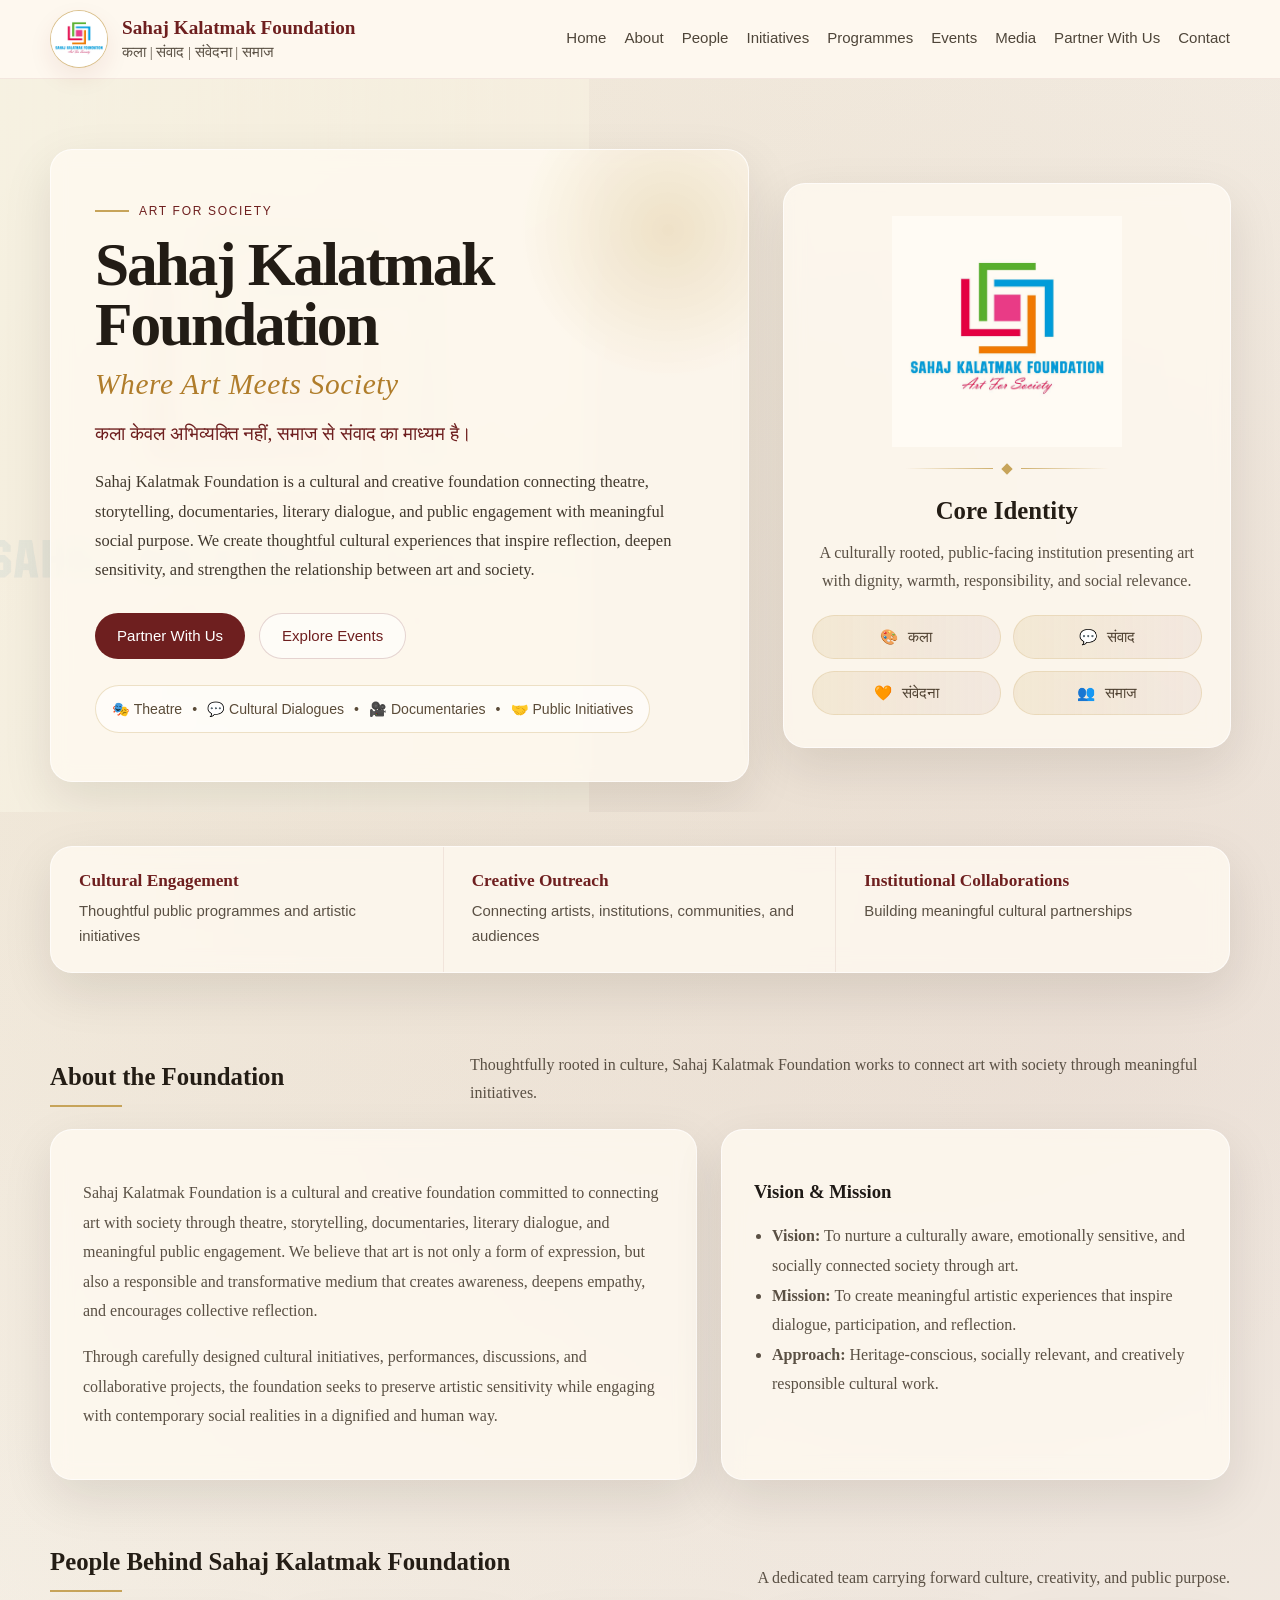
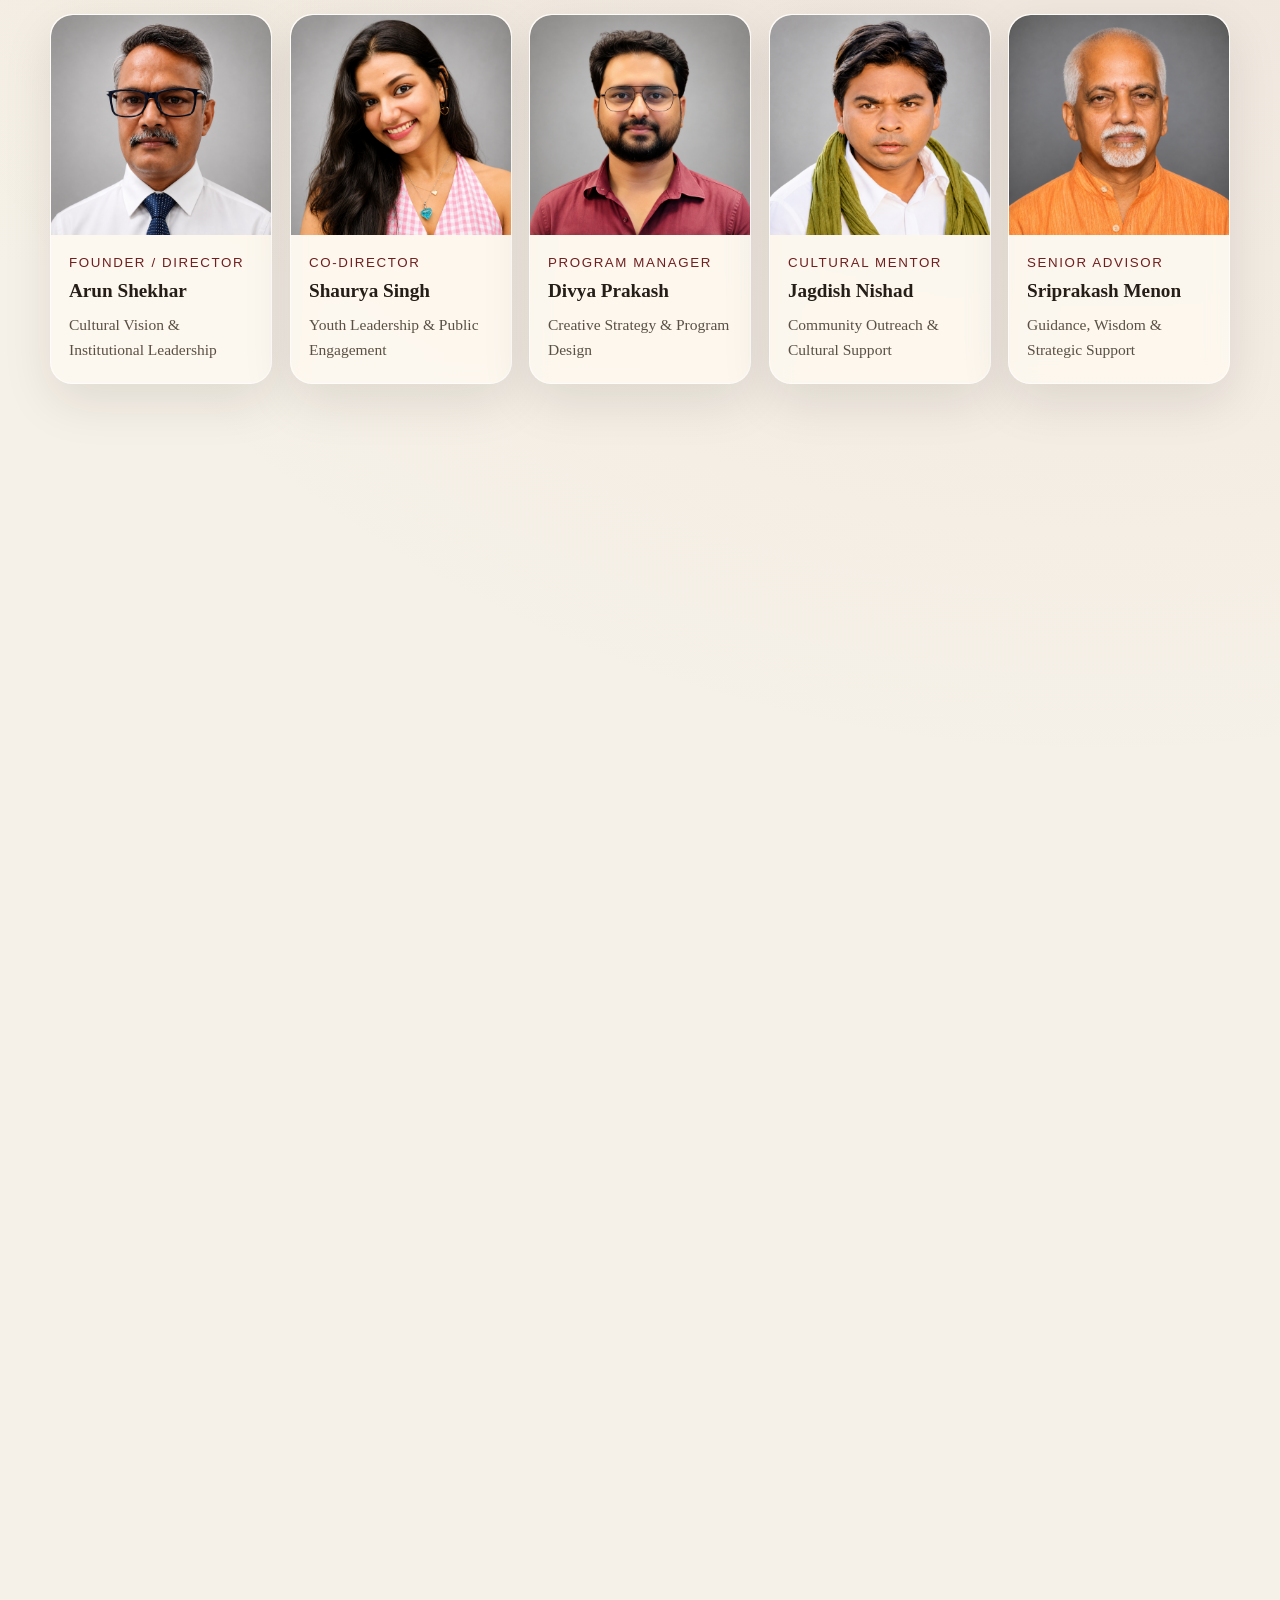
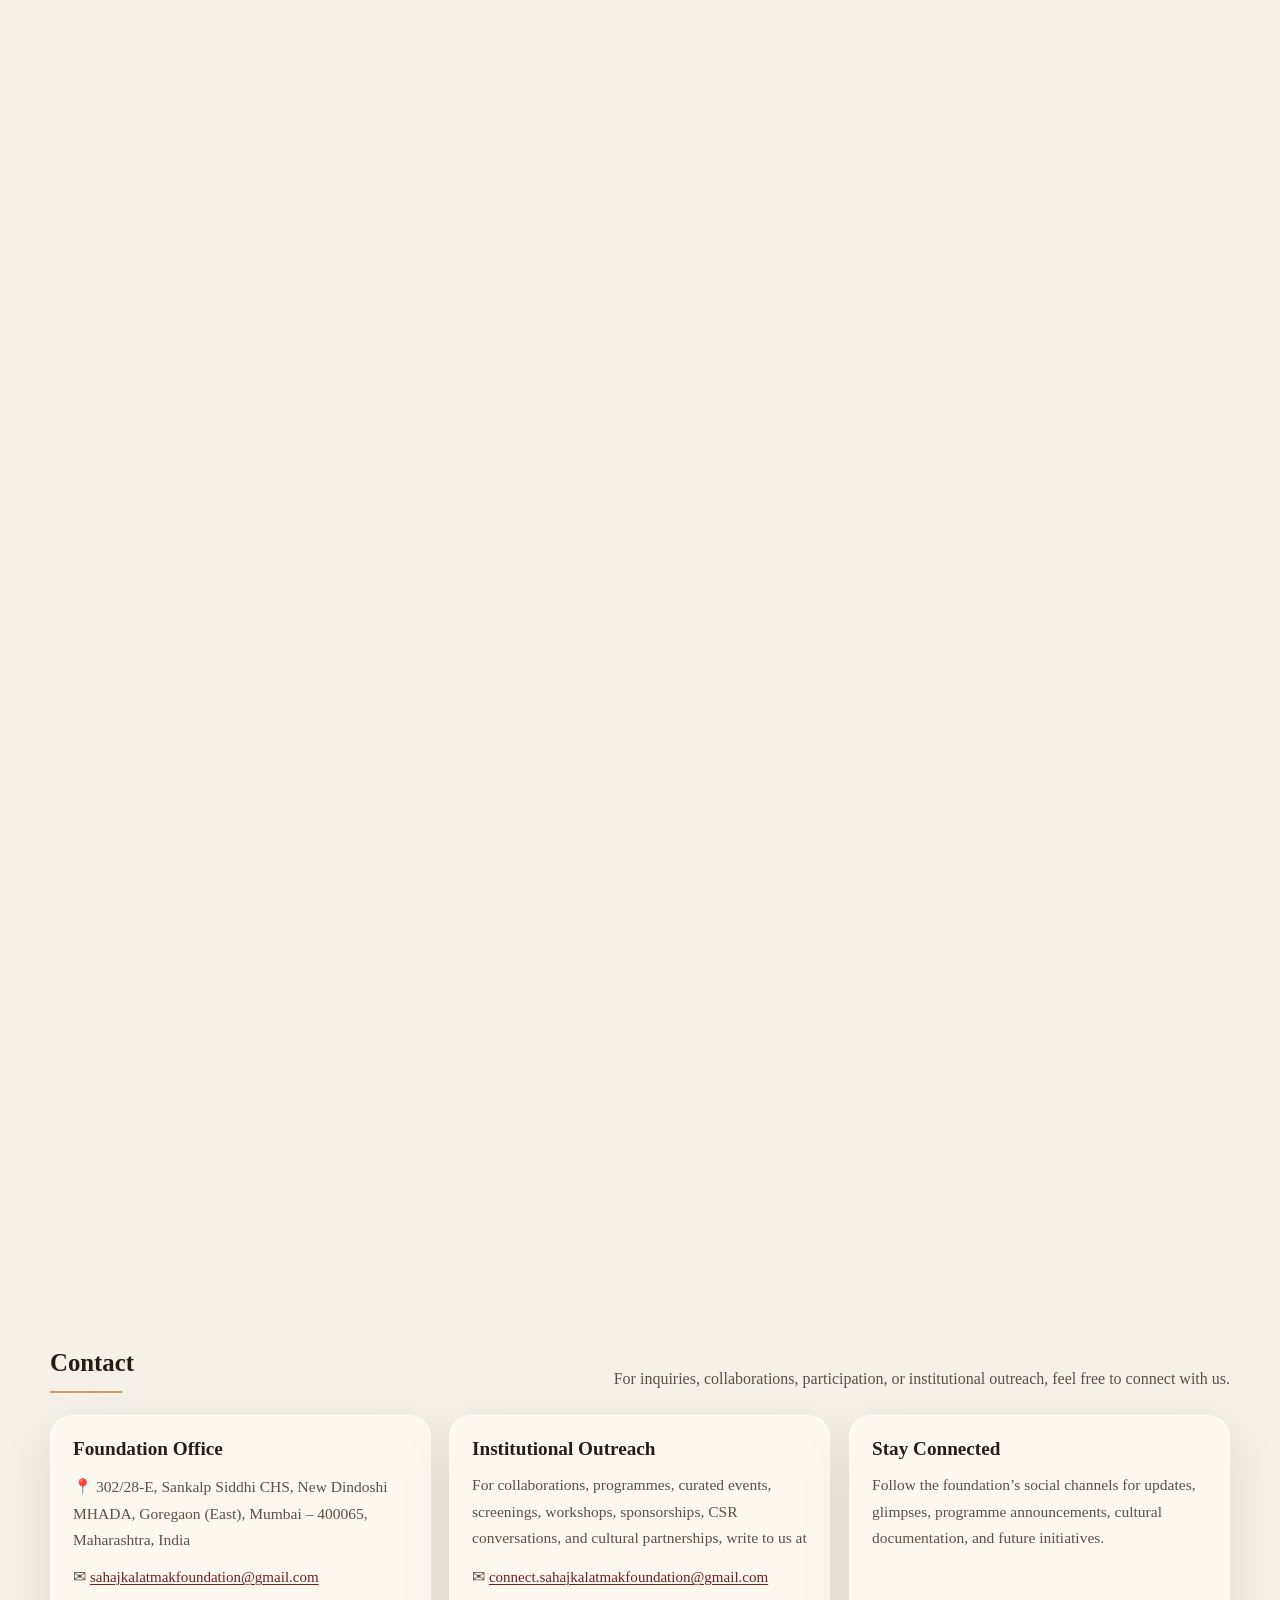
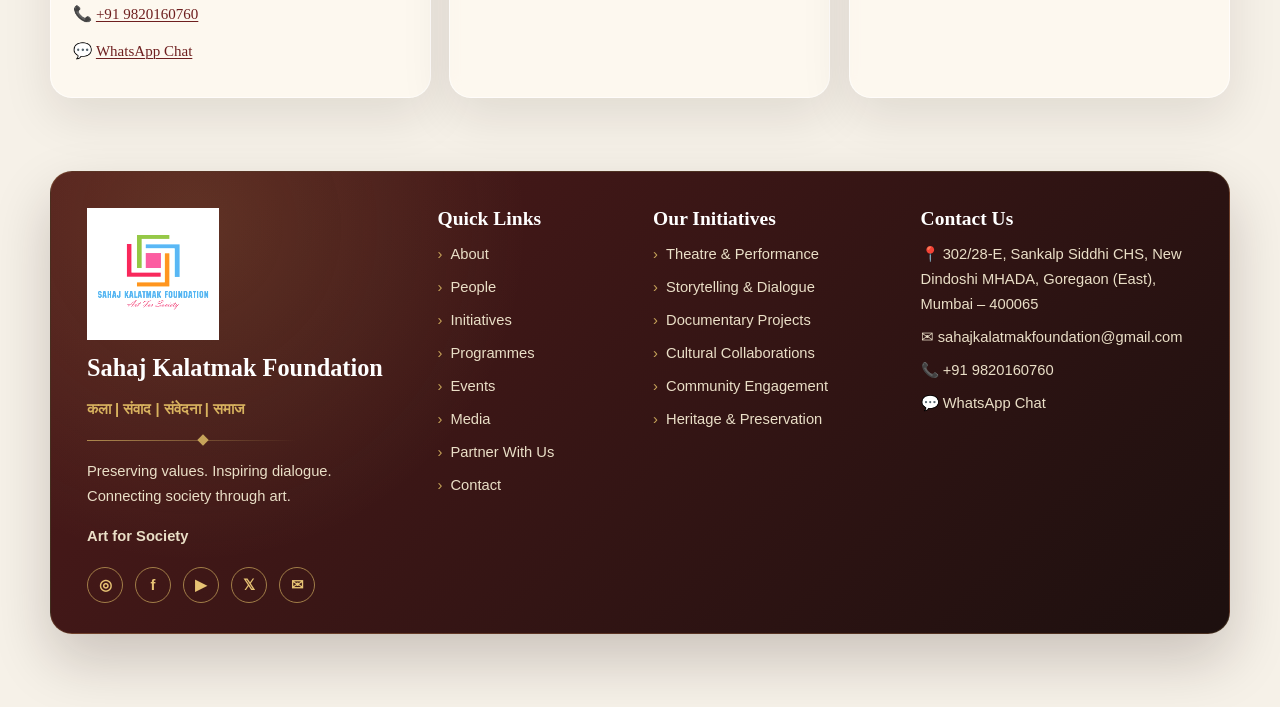
<file: index.html>
<!DOCTYPE html>
<html lang="en">
<head>
  <meta charset="UTF-8" />
  <meta name="viewport" content="width=device-width, initial-scale=1.0" />

  <title>Sahaj Kalatmak Foundation | Art for Society</title>
  <meta
    name="description"
    content="Sahaj Kalatmak Foundation is a cultural and creative foundation connecting art with society through theatre, storytelling, documentaries, dialogue, and meaningful public engagement."
  />

  <link rel="icon" type="image/png" href="assets/images/common/favicon.png" />
  <link rel="stylesheet" href="assets/css/variables.css" />
  <link rel="stylesheet" href="assets/css/style.css" />
  <link rel="stylesheet" href="assets/css/responsive.css" />
</head>

<body>
  <header class="site-header">
    <div class="wrap nav">
      <a href="index.html" class="brand" aria-label="Sahaj Kalatmak Foundation Home">
        <div class="brand__logo">
          <img src="assets/images/logo/sahaj-logo.jpg" alt="Sahaj Kalatmak Foundation logo" />
        </div>
        <div class="brand__text">
          <h1>Sahaj Kalatmak Foundation</h1>
          <p>कला | संवाद | संवेदना | समाज</p>
        </div>
      </a>

      <button class="nav-toggle" type="button" aria-label="Open navigation menu" aria-expanded="false">
        <span></span>
        <span></span>
        <span></span>
      </button>

      <nav class="nav__menu" aria-label="Primary navigation">
        <a href="#home">Home</a>
        <a href="#about">About</a>
        <a href="#people">People</a>
        <a href="#initiatives">Initiatives</a>
        <a href="#signature-programmes">Programmes</a>
        <a href="#events">Events</a>
        <a href="#media">Media</a>
        <a href="#collaborate">Partner With Us</a>
        <a href="#contact">Contact</a>
      </nav>
    </div>
  </header>

  <main>
    <section class="hero" id="home">
      <div class="wrap hero__grid">
        <div class="card hero__content">
          <div class="eyebrow">Art for Society</div>
          <h2>Sahaj Kalatmak Foundation</h2>
          <p class="hero-kicker">Where Art Meets Society</p>
          <p class="hero__subtitle">कला केवल अभिव्यक्ति नहीं, समाज से संवाद का माध्यम है।</p>

          <p class="hero__intro">
            Sahaj Kalatmak Foundation is a cultural and creative foundation connecting theatre,
            storytelling, documentaries, literary dialogue, and public engagement with meaningful
            social purpose. We create thoughtful cultural experiences that inspire reflection,
            deepen sensitivity, and strengthen the relationship between art and society.
          </p>

          <div class="button-row">
            <a class="btn btn--primary" href="#collaborate">Partner With Us</a>
            <a class="btn btn--secondary" href="#events">Explore Events</a>
          </div>

          <div class="trust-bar">
            <span>🎭 Theatre</span>
            <span>•</span>
            <span>💬 Cultural Dialogues</span>
            <span>•</span>
            <span>🎥 Documentaries</span>
            <span>•</span>
            <span>🤝 Public Initiatives</span>
          </div>
        </div>

        <aside class="card panel identity-panel">
          <div class="identity-logo">
            <img src="assets/images/logo/sahaj-logo.jpg" alt="Sahaj Kalatmak Foundation logo" />
          </div>

          <div class="ornament-line"><span></span></div>

          <h3>Core Identity</h3>
          <p>
            A culturally rooted, public-facing institution presenting art with dignity,
            warmth, responsibility, and social relevance.
          </p>

          <div class="value-list value-list--chips">
            <div class="value-pill"><span>🎨</span> कला</div>
            <div class="value-pill"><span>💬</span> संवाद</div>
            <div class="value-pill"><span>🧡</span> संवेदना</div>
            <div class="value-pill"><span>👥</span> समाज</div>
          </div>
        </aside>
      </div>
    </section>

    <section class="section impact-section">
      <div class="wrap">
        <div class="impact-strip card">
          <div>
            <strong>Cultural Engagement</strong>
            <span>Thoughtful public programmes and artistic initiatives</span>
          </div>
          <div>
            <strong>Creative Outreach</strong>
            <span>Connecting artists, institutions, communities, and audiences</span>
          </div>
          <div>
            <strong>Institutional Collaborations</strong>
            <span>Building meaningful cultural partnerships</span>
          </div>
        </div>
      </div>
    </section>

    <section class="section" id="about">
      <div class="wrap">
        <div class="section__head">
          <div>
            <h3>About the Foundation</h3>
            <div class="divider"></div>
          </div>
          <p>
            Thoughtfully rooted in culture, Sahaj Kalatmak Foundation works to connect art with society through meaningful initiatives.
          </p>
        </div>

        <div class="grid-2">
          <div class="card about-card">
            <p>
              Sahaj Kalatmak Foundation is a cultural and creative foundation committed to connecting art
              with society through theatre, storytelling, documentaries, literary dialogue, and meaningful public engagement.
              We believe that art is not only a form of expression, but also a responsible and transformative medium
              that creates awareness, deepens empathy, and encourages collective reflection.
            </p>

            <p>
              Through carefully designed cultural initiatives, performances, discussions, and collaborative projects,
              the foundation seeks to preserve artistic sensitivity while engaging with contemporary social realities
              in a dignified and human way.
            </p>
          </div>

          <div class="card side-card">
            <h3>Vision &amp; Mission</h3>
            <ul>
              <li><strong>Vision:</strong> To nurture a culturally aware, emotionally sensitive, and socially connected society through art.</li>
              <li><strong>Mission:</strong> To create meaningful artistic experiences that inspire dialogue, participation, and reflection.</li>
              <li><strong>Approach:</strong> Heritage-conscious, socially relevant, and creatively responsible cultural work.</li>
            </ul>
          </div>
        </div>
      </div>
    </section>

    <section class="section" id="people">
      <div class="wrap">
        <div class="section__head">
          <div>
            <h3>People Behind Sahaj Kalatmak Foundation</h3>
            <div class="divider"></div>
          </div>
          <p>A dedicated team carrying forward culture, creativity, and public purpose.</p>
        </div>

        <div class="people-row">
          <a href="people.html#arun-shekhar" class="card content-card" aria-label="Read about Arun Shekhar">
            <div class="content-card__thumb" style="background-image:url('assets/images/people/peopleImage1.png');"></div>
            <div class="content-card__body">
              <small>Founder / Director</small>
              <h4>Arun Shekhar</h4>
              <p>Cultural Vision &amp; Institutional Leadership</p>
            </div>
          </a>

          <a href="people.html#shaurya-singh" class="card content-card" aria-label="Read about Shaurya Singh">
            <div class="content-card__thumb" style="background-image:url('assets/images/people/peopleImage2.png');"></div>
            <div class="content-card__body">
              <small>Co-Director</small>
              <h4>Shaurya Singh</h4>
              <p>Youth Leadership &amp; Public Engagement</p>
            </div>
          </a>

          <a href="people.html#divya-prakash" class="card content-card" aria-label="Read about Divya Prakash">
            <div class="content-card__thumb" style="background-image:url('assets/images/people/peopleImage3.png');"></div>
            <div class="content-card__body">
              <small>Program Manager</small>
              <h4>Divya Prakash</h4>
              <p>Creative Strategy &amp; Program Design</p>
            </div>
          </a>

          <a href="people.html#jagdish-nishad" class="card content-card" aria-label="Read about Jagdish Nishad">
            <div class="content-card__thumb" style="background-image:url('assets/images/people/peopleImage4.png');"></div>
            <div class="content-card__body">
              <small>Cultural Mentor</small>
              <h4>Jagdish Nishad</h4>
              <p>Community Outreach &amp; Cultural Support</p>
            </div>
          </a>

          <a href="people.html#sriprakash-menon" class="card content-card" aria-label="Read about Sriprakash Menon">
            <div class="content-card__thumb" style="background-image:url('assets/images/people/peopleImage5.png');"></div>
            <div class="content-card__body">
              <small>Senior Advisor</small>
              <h4>Sriprakash Menon</h4>
              <p>Guidance, Wisdom &amp; Strategic Support</p>
            </div>
          </a>
        </div>
      </div>
    </section>

    <section class="section" id="initiatives">
      <div class="wrap">
        <div class="section__head">
          <div>
            <h3>Initiatives</h3>
            <div class="divider"></div>
          </div>
          <p>
            Our initiatives bring together art, dialogue, performance, and cultural engagement through thoughtfully designed programmes.
          </p>
        </div>

        <div class="grid-4">
          <article class="card feature-card">
            <div class="feature-card__icon">🎭</div>
            <h4>Theatre &amp; Performance</h4>
            <p>Stage presentations, dramatic interpretations, and performance-led cultural experiences rooted in artistic depth and public engagement.</p>
          </article>

          <article class="card feature-card">
            <div class="feature-card__icon">📚</div>
            <h4>Storytelling &amp; Literary Dialogue</h4>
            <p>Dialogues, readings, conversations, and literary gatherings that connect audiences with thought, language, and emotional resonance.</p>
          </article>

          <article class="card feature-card">
            <div class="feature-card__icon">🎬</div>
            <h4>Documentary Projects</h4>
            <p>Research-based visual storytelling that preserves heritage, documents voices, and brings socially meaningful narratives into public view.</p>
          </article>

          <article class="card feature-card">
            <div class="feature-card__icon">🤝</div>
            <h4>Cultural Collaborations</h4>
            <p>Partnerships with artists, institutions, communities, and educational bodies to build shared creative platforms and socially relevant programming.</p>
          </article>
        </div>
      </div>
    </section>

    <section class="section" id="signature-programmes">
      <div class="wrap">
        <div class="section__head">
          <div>
            <h3>Signature Programmes</h3>
            <div class="divider"></div>
          </div>
          <p>
            Programmes that reflect our commitment to culture, heritage, public dialogue, and meaningful artistic expression.
          </p>
        </div>

        <div class="grid-4">
          <article class="card feature-card">
            <div class="feature-card__icon">🏵️</div>
            <h4>सहज प्रेरणा सम्मान</h4>
            <p>An honour dedicated to recognising inspiring individuals whose work reflects social contribution, courage, and cultural values.</p>
          </article>

          <article class="card feature-card">
            <div class="feature-card__icon">🎭</div>
            <h4>Theatre Productions</h4>
            <p>Stage-based cultural presentations that bring historical, literary, and social narratives closer to audiences.</p>
          </article>

          <article class="card feature-card">
            <div class="feature-card__icon">🪔</div>
            <h4>Cultural Dialogues</h4>
            <p>Thoughtful conversations with artists, scholars, and public voices around culture, society, and contemporary relevance.</p>
          </article>

          <article class="card feature-card">
            <div class="feature-card__icon">🎥</div>
            <h4>Documentary Initiatives</h4>
            <p>Research-led visual projects that document heritage, people, traditions, and stories of social significance.</p>
          </article>
        </div>
      </div>
    </section>

    <section class="section" id="events">
      <div class="wrap">
        <div class="section__head">
          <div>
            <h3>Events</h3>
            <div class="divider"></div>
          </div>
          <p>
            Discover upcoming programmes, performances, public conversations, and meaningful cultural gatherings.
          </p>
        </div>

        <div class="grid-3">
          <article class="card content-card">
            <div class="content-card__thumb" style="background-image:url('assets/images/events/event-01.jpg');"></div>
            <div class="content-card__body">
              <small>Cultural Dialogue</small>
              <h4>Curated Conversations</h4>
              <p>Thoughtful programmes that bring artists, scholars, and audiences together around ideas, performance, and cultural reflection.</p>
            </div>
          </article>

          <article class="card content-card">
            <div class="content-card__thumb" style="background-image:url('assets/images/events/event-02.jpg');"></div>
            <div class="content-card__body">
              <small>Theatre Experience</small>
              <h4>Performance-led Evenings</h4>
              <p>Live presentations designed not merely as shows, but as immersive artistic experiences carrying meaning and emotional texture.</p>
            </div>
          </article>

          <article class="card content-card">
            <div class="content-card__thumb" style="background-image:url('assets/images/events/event-03.jpg');"></div>
            <div class="content-card__body">
              <small>Community Engagement</small>
              <h4>Creative Public Initiatives</h4>
              <p>Outreach-driven cultural formats that strengthen social participation and make the arts more accessible, relevant, and inclusive.</p>
            </div>
          </article>
        </div>
      </div>
    </section>

    <section class="section" id="media">
      <div class="wrap">
        <div class="section__head">
          <div>
            <h3>Media &amp; Documentation</h3>
            <div class="divider"></div>
          </div>
          <p>
            Explore media coverage, visual highlights, event documentation, and moments from our cultural journey.
          </p>
        </div>

        <div class="grid-3">
          <article class="card content-card">
            <div class="content-card__thumb" style="background-image:url('assets/images/media/media-01.jpg');"></div>
            <div class="content-card__body">
              <small>Photo Archive</small>
              <h4>Visual Glimpses</h4>
              <p>Selected photographs that document the atmosphere, seriousness, and aesthetic identity of the foundation’s work.</p>
            </div>
          </article>

          <article class="card content-card">
            <div class="content-card__thumb" style="background-image:url('assets/images/media/media-02.jpg');"></div>
            <div class="content-card__body">
              <small>Coverage</small>
              <h4>Press &amp; Mentions</h4>
              <p>Media references, announcements, cultural notes, and published documentation that strengthen public trust.</p>
            </div>
          </article>

          <article class="card content-card">
            <div class="content-card__thumb" style="background-image:url('assets/images/media/media-03.jpg');"></div>
            <div class="content-card__body">
              <small>Screen Work</small>
              <h4>Documentary Presence</h4>
              <p>Shorts, documentary material, and visual narratives that reflect the foundation’s research-based and culturally thoughtful work.</p>
            </div>
          </article>
        </div>

        <div class="quote-band">
          <p>“Where art is treated with dignity, society receives not just performance, but reflection.”</p>
        </div>
      </div>
    </section>

    <section class="section" id="collaborate">
      <div class="wrap">
        <div class="section__head">
          <div>
            <h3>Partner With Us</h3>
            <div class="divider"></div>
          </div>
          <p>
            Meaningful cultural work grows through collaboration with institutions, artists, educators, communities, sponsors, and thoughtful partners.
          </p>
        </div>

        <article class="card content-card">
          <div class="content-card__body">
            <h4>Let us build meaningful cultural work together</h4>

            <p>
              Sahaj Kalatmak Foundation collaborates with schools, colleges, artists, researchers,
              cultural institutions, social organisations, public bodies, and CSR partners interested in using art
              as a medium of dialogue, heritage preservation, and community connection.
            </p>

            <p>
              Partnerships may include curated events, theatrical initiatives, documentary projects, literary programmes,
              workshops, heritage-based projects, public conversations, cultural outreach, and socially engaged creative formats.
            </p>

            <div class="button-row">
              <a class="btn btn--primary" href="#contact">Start a Conversation</a>
              <a class="btn btn--secondary" href="#media">View Institutional Presence</a>
            </div>
          </div>
        </article>
      </div>
    </section>

    <section class="section" id="contact">
      <div class="wrap">
        <div class="section__head">
          <div>
            <h3>Contact</h3>
            <div class="divider"></div>
          </div>

          <p>
            For inquiries, collaborations, participation, or institutional outreach, feel free to connect with us.
          </p>
        </div>

        <div class="grid-3">
          <article class="card content-card">
            <div class="content-card__body">
              <h4>Foundation Office</h4>

              <ul class="contact-list">
                <li>📍 302/28-E, Sankalp Siddhi CHS, New Dindoshi MHADA, Goregaon (East), Mumbai – 400065, Maharashtra, India</li>
                <li>
                  ✉
                  <a href="mailto:sahajkalatmakfoundation@gmail.com" class="email-link">
                    sahajkalatmakfoundation@gmail.com
                  </a>
                </li>
                <li>
                  📞
                  <a href="tel:+919820160760" class="contact-link">
                    +91 9820160760
                  </a>
                </li>
                <li>
                  💬
                  <a href="https://wa.me/919820160760" target="_blank" rel="noopener noreferrer" class="contact-link">
                    WhatsApp Chat
                  </a>
                </li>
              </ul>
            </div>
          </article>

          <article class="card content-card">
            <div class="content-card__body">
              <h4>Institutional Outreach</h4>

              <p>
                For collaborations, programmes, curated events, screenings, workshops,
                sponsorships, CSR conversations, and cultural partnerships, write to us at
              </p>

              <p>
                ✉
                <a href="mailto:connect.sahajkalatmakfoundation@gmail.com" class="email-link">
                  connect.sahajkalatmakfoundation@gmail.com
                </a>
              </p>
            </div>
          </article>

          <article class="card content-card">
            <div class="content-card__body">
              <h4>Stay Connected</h4>

              <p>
                Follow the foundation’s social channels for updates, glimpses,
                programme announcements, cultural documentation, and future initiatives.
              </p>
            </div>
          </article>
        </div>
      </div>
    </section>
  </main>

  <footer class="footer">
    <div class="wrap">
      <div class="footer__grid card">
        <div class="footer-brand-block">
          <div class="footer-logo-row">
            <img src="assets/images/logo/sahaj-logo.jpg" alt="Sahaj Kalatmak Foundation logo" />
          </div>
          <h4>Sahaj Kalatmak Foundation</h4>
          <p class="footer-tagline">कला | संवाद | संवेदना | समाज</p>
          <div class="footer-ornament"></div>
          <p>Preserving values. Inspiring dialogue. Connecting society through art.</p>
          <p><strong>Art for Society</strong></p>

          <div class="footer-social-icons" aria-label="Social links">
            <a href="https://www.instagram.com/sahajkalatmakfoundation" target="_blank" rel="noopener noreferrer" aria-label="Instagram">◎</a>
            <a href="https://www.facebook.com/sahajkalatmakfoundation" target="_blank" rel="noopener noreferrer" aria-label="Facebook">f</a>
            <a href="https://youtube.com/@sahajkalatmakfoundation" target="_blank" rel="noopener noreferrer" aria-label="YouTube">▶</a>
            <a href="https://x.com/SahajKalatmak" target="_blank" rel="noopener noreferrer" aria-label="Twitter X">𝕏</a>
            <a href="mailto:connect.sahajkalatmakfoundation@gmail.com" aria-label="Email">✉</a>
          </div>
        </div>

        <div>
          <h4>Quick Links</h4>
          <ul class="footer__list">
            <li><a href="#about">About</a></li>
            <li><a href="#people">People</a></li>
            <li><a href="#initiatives">Initiatives</a></li>
            <li><a href="#signature-programmes">Programmes</a></li>
            <li><a href="#events">Events</a></li>
            <li><a href="#media">Media</a></li>
            <li><a href="#collaborate">Partner With Us</a></li>
            <li><a href="#contact">Contact</a></li>
          </ul>
        </div>

        <div>
          <h4>Our Initiatives</h4>
          <ul class="footer__list">
            <li>Theatre &amp; Performance</li>
            <li>Storytelling &amp; Dialogue</li>
            <li>Documentary Projects</li>
            <li>Cultural Collaborations</li>
            <li>Community Engagement</li>
            <li>Heritage &amp; Preservation</li>
          </ul>
        </div>

        <div>
          <h4>Contact Us</h4>
          <ul class="footer__list footer-contact-list">
            <li>📍 302/28-E, Sankalp Siddhi CHS, New Dindoshi MHADA, Goregaon (East), Mumbai – 400065</li>
            <li><a href="mailto:sahajkalatmakfoundation@gmail.com">✉ sahajkalatmakfoundation@gmail.com</a></li>
            <li><a href="tel:+919820160760">📞 +91 9820160760</a></li>
            <li><a href="https://wa.me/919820160760" target="_blank" rel="noopener noreferrer">💬 WhatsApp Chat</a></li>
          </ul>
        </div>
      </div>

      <div class="footer-bottom">
        <div class="copyright">
          © <span data-year></span> Sahaj Kalatmak Foundation. All rights reserved.
        </div>
        <div class="developer-credit">
          Designed &amp; Developed by
          <a href="https://instagram.com/cinematikink" target="_blank" class="dev-name" rel="noopener noreferrer">CinematikInk</a>
        </div>
      </div>
    </div>
  </footer>

  <script src="assets/js/main.js"></script>
</body>
</html>
</file>
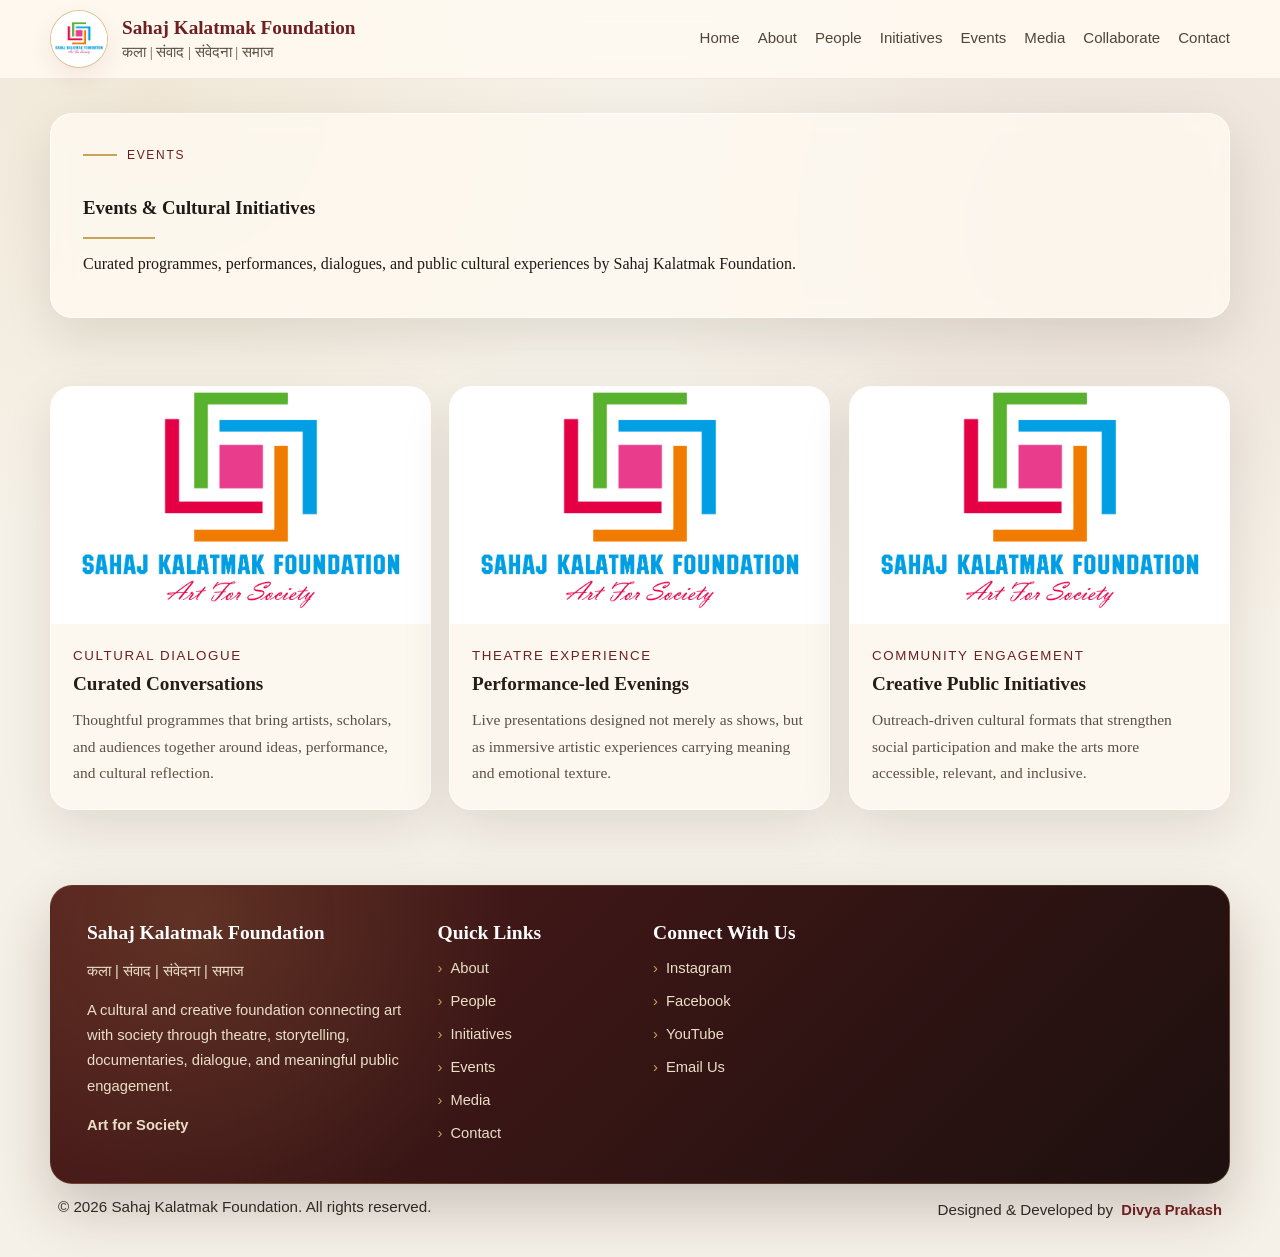
<file: events.html>
<!DOCTYPE html>
<html lang="en">
<head>
  <meta charset="UTF-8" />
  <meta name="viewport" content="width=device-width, initial-scale=1.0" />
  <title>Events | Sahaj Kalatmak Foundation</title>
  <meta name="description" content="Explore events and cultural initiatives by Sahaj Kalatmak Foundation." />
  <link rel="icon" type="image/png" href="assets/images/common/favicon.png" />
  <link rel="stylesheet" href="assets/css/variables.css" />
  <link rel="stylesheet" href="assets/css/style.css" />
  <link rel="stylesheet" href="assets/css/responsive.css" />
</head>
<body>
  <header class="site-header">
    <div class="wrap nav">
      <a href="index.html" class="brand" aria-label="Sahaj Kalatmak Foundation Home">
        <div class="brand__logo">
          <img src="assets/images/logo/sahaj-logo.jpg" alt="Sahaj Kalatmak Foundation logo" />
        </div>
        <div class="brand__text">
          <h1>Sahaj Kalatmak Foundation</h1>
          <p>कला | संवाद | संवेदना | समाज</p>
        </div>
      </a>

      <nav class="nav__menu" aria-label="Primary navigation">
        <a href="index.html#home">Home</a>
        <a href="index.html#about">About</a>
        <a href="people.html">People</a>
        <a href="index.html#initiatives">Initiatives</a>
        <a href="events.html">Events</a>
        <a href="media.html">Media</a>
        <a href="index.html#collaborate">Collaborate</a>
        <a href="index.html#contact">Contact</a>
      </nav>
    </div>
  </header>
  <main>
    <section class="section page-hero">
      <div class="wrap">
        <div class="card page-intro-card">
          <div class="eyebrow">Events</div>
          <h3>Events & Cultural Initiatives</h3>
          <div class="divider"></div>
          <p>Curated programmes, performances, dialogues, and public cultural experiences by Sahaj Kalatmak Foundation.</p>
        </div>
      </div>
    </section>

    <section class="section">
      <div class="wrap">
        <div class="grid-3">
          <article class="card content-card">
            <div class="content-card__thumb" style="background-image:url('assets/images/events/event-01.jpg');"></div>
            <div class="content-card__body">
              <small>Cultural Dialogue</small>
              <h4>Curated Conversations</h4>
              <p>Thoughtful programmes that bring artists, scholars, and audiences together around ideas, performance, and cultural reflection.</p>
            </div>
          </article>

          <article class="card content-card">
            <div class="content-card__thumb" style="background-image:url('assets/images/events/event-02.jpg');"></div>
            <div class="content-card__body">
              <small>Theatre Experience</small>
              <h4>Performance-led Evenings</h4>
              <p>Live presentations designed not merely as shows, but as immersive artistic experiences carrying meaning and emotional texture.</p>
            </div>
          </article>

          <article class="card content-card">
            <div class="content-card__thumb" style="background-image:url('assets/images/events/event-03.jpg');"></div>
            <div class="content-card__body">
              <small>Community Engagement</small>
              <h4>Creative Public Initiatives</h4>
              <p>Outreach-driven cultural formats that strengthen social participation and make the arts more accessible, relevant, and inclusive.</p>
            </div>
          </article>
        </div>
      </div>
    </section>
</main>
  <footer class="footer">
    <div class="wrap">
      <div class="footer__grid card">
        <div>
          <h4>Sahaj Kalatmak Foundation</h4>
          <p>कला | संवाद | संवेदना | समाज</p>
          <p>
            A cultural and creative foundation connecting art with society through theatre, storytelling,
            documentaries, dialogue, and meaningful public engagement.
          </p>
          <p><strong>Art for Society</strong></p>
        </div>

        <div>
          <h4>Quick Links</h4>
          <ul class="footer__list">
            <li><a href="index.html#about">About</a></li>
            <li><a href="people.html">People</a></li>
            <li><a href="index.html#initiatives">Initiatives</a></li>
            <li><a href="events.html">Events</a></li>
            <li><a href="media.html">Media</a></li>
            <li><a href="index.html#contact">Contact</a></li>
          </ul>
        </div>

        <div>
          <h4>Connect With Us</h4>
          <ul class="footer__list footer__social">
            <li><a href="https://www.instagram.com/sahajkalatmakfoundation" target="_blank" rel="noopener noreferrer"><span class="social-dot"></span>Instagram</a></li>
            <li><a href="https://www.facebook.com/sahajkalatmakfoundation" target="_blank" rel="noopener noreferrer"><span class="social-dot"></span>Facebook</a></li>
            <li><a href="https://youtube.com/@sahajkalatmakfoundation" target="_blank" rel="noopener noreferrer"><span class="social-dot"></span>YouTube</a></li>
            <li><a href="mailto:sahajkalatmakfoundation@gmail.com"><span class="social-dot"></span>Email Us</a></li>
          </ul>
        </div>
      </div>

      <div class="footer-bottom">
        <div class="divider-line"></div>
        <div class="copyright">
          © <span data-year></span> Sahaj Kalatmak Foundation. All rights reserved.
        </div>
        <div class="developer-credit">
          Designed &amp; Developed by
          <a href="https://instagram.com/authordivyaprakashdivya" target="_blank" class="dev-name" rel="noopener noreferrer">Divya Prakash</a>
        </div>
      </div>
    </div>
  </footer>
  <script src="assets/js/main.js"></script>
</body>
</html>
</file>
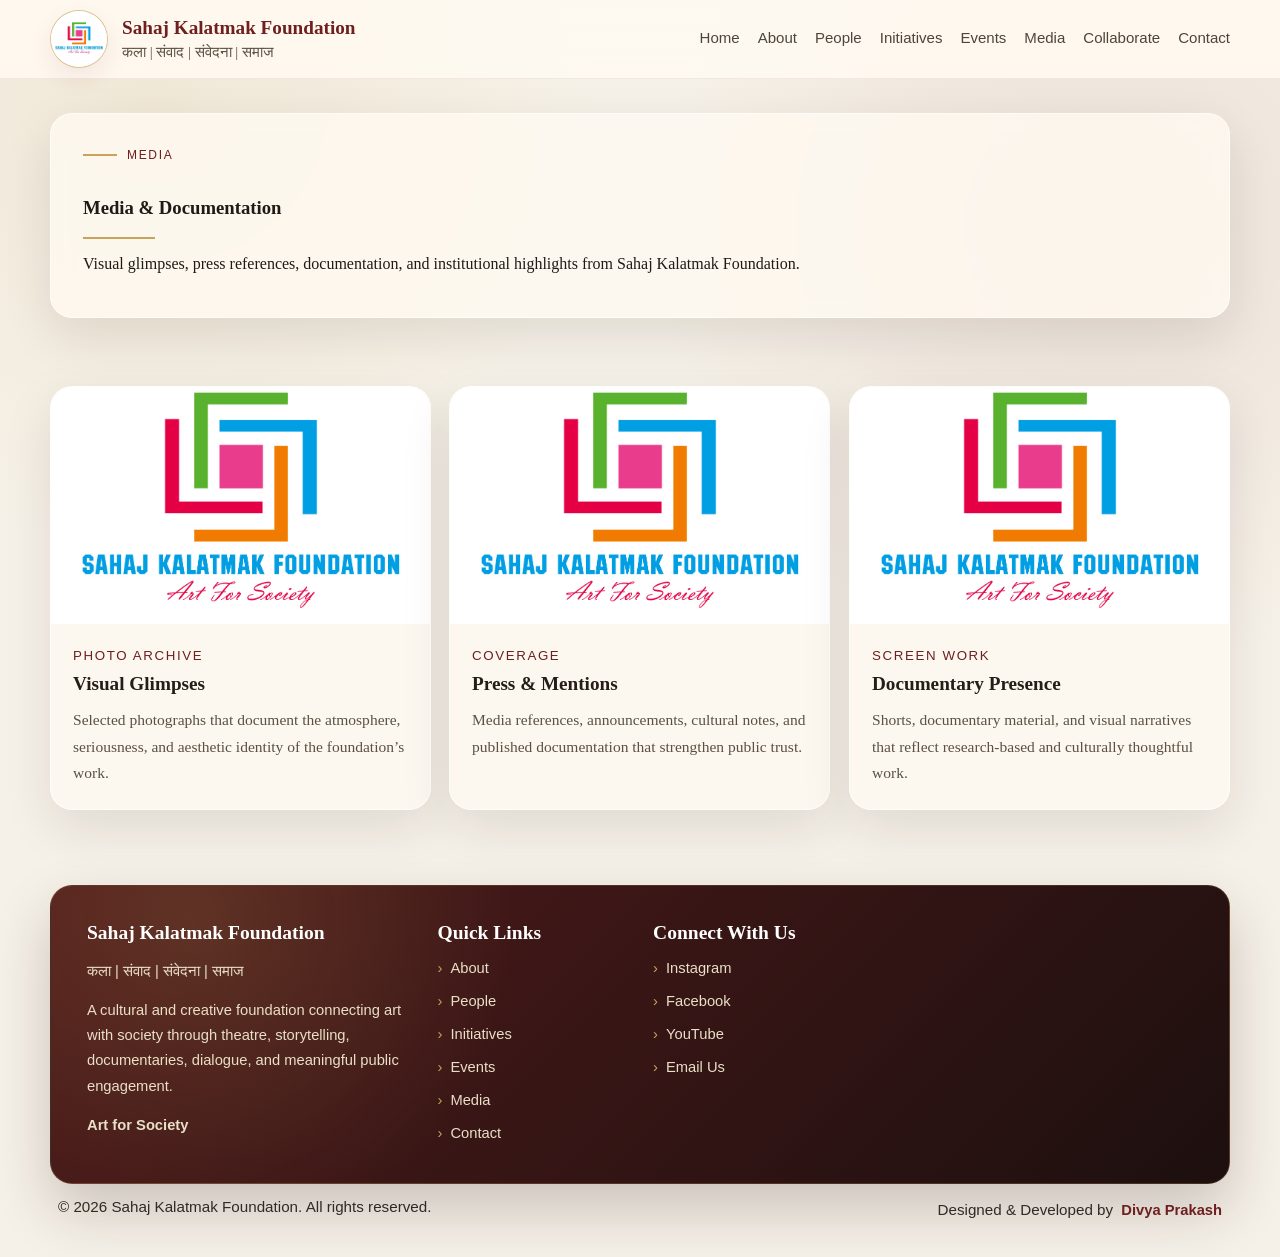
<file: media.html>
<!DOCTYPE html>
<html lang="en">
<head>
  <meta charset="UTF-8" />
  <meta name="viewport" content="width=device-width, initial-scale=1.0" />
  <title>Media | Sahaj Kalatmak Foundation</title>
  <meta name="description" content="Media, documentation and visual archive of Sahaj Kalatmak Foundation." />
  <link rel="icon" type="image/png" href="assets/images/common/favicon.png" />
  <link rel="stylesheet" href="assets/css/variables.css" />
  <link rel="stylesheet" href="assets/css/style.css" />
  <link rel="stylesheet" href="assets/css/responsive.css" />
</head>
<body>
  <header class="site-header">
    <div class="wrap nav">
      <a href="index.html" class="brand" aria-label="Sahaj Kalatmak Foundation Home">
        <div class="brand__logo">
          <img src="assets/images/logo/sahaj-logo.jpg" alt="Sahaj Kalatmak Foundation logo" />
        </div>
        <div class="brand__text">
          <h1>Sahaj Kalatmak Foundation</h1>
          <p>कला | संवाद | संवेदना | समाज</p>
        </div>
      </a>

      <nav class="nav__menu" aria-label="Primary navigation">
        <a href="index.html#home">Home</a>
        <a href="index.html#about">About</a>
        <a href="people.html">People</a>
        <a href="index.html#initiatives">Initiatives</a>
        <a href="events.html">Events</a>
        <a href="media.html">Media</a>
        <a href="index.html#collaborate">Collaborate</a>
        <a href="index.html#contact">Contact</a>
      </nav>
    </div>
  </header>
  <main>
    <section class="section page-hero">
      <div class="wrap">
        <div class="card page-intro-card">
          <div class="eyebrow">Media</div>
          <h3>Media & Documentation</h3>
          <div class="divider"></div>
          <p>Visual glimpses, press references, documentation, and institutional highlights from Sahaj Kalatmak Foundation.</p>
        </div>
      </div>
    </section>

    <section class="section">
      <div class="wrap">
        <div class="grid-3">
          <article class="card content-card">
            <div class="content-card__thumb" style="background-image:url('assets/images/media/media-01.jpg');"></div>
            <div class="content-card__body">
              <small>Photo Archive</small>
              <h4>Visual Glimpses</h4>
              <p>Selected photographs that document the atmosphere, seriousness, and aesthetic identity of the foundation’s work.</p>
            </div>
          </article>

          <article class="card content-card">
            <div class="content-card__thumb" style="background-image:url('assets/images/media/media-02.jpg');"></div>
            <div class="content-card__body">
              <small>Coverage</small>
              <h4>Press & Mentions</h4>
              <p>Media references, announcements, cultural notes, and published documentation that strengthen public trust.</p>
            </div>
          </article>

          <article class="card content-card">
            <div class="content-card__thumb" style="background-image:url('assets/images/media/media-03.jpg');"></div>
            <div class="content-card__body">
              <small>Screen Work</small>
              <h4>Documentary Presence</h4>
              <p>Shorts, documentary material, and visual narratives that reflect research-based and culturally thoughtful work.</p>
            </div>
          </article>
        </div>
      </div>
    </section>
</main>
  <footer class="footer">
    <div class="wrap">
      <div class="footer__grid card">
        <div>
          <h4>Sahaj Kalatmak Foundation</h4>
          <p>कला | संवाद | संवेदना | समाज</p>
          <p>
            A cultural and creative foundation connecting art with society through theatre, storytelling,
            documentaries, dialogue, and meaningful public engagement.
          </p>
          <p><strong>Art for Society</strong></p>
        </div>

        <div>
          <h4>Quick Links</h4>
          <ul class="footer__list">
            <li><a href="index.html#about">About</a></li>
            <li><a href="people.html">People</a></li>
            <li><a href="index.html#initiatives">Initiatives</a></li>
            <li><a href="events.html">Events</a></li>
            <li><a href="media.html">Media</a></li>
            <li><a href="index.html#contact">Contact</a></li>
          </ul>
        </div>

        <div>
          <h4>Connect With Us</h4>
          <ul class="footer__list footer__social">
            <li><a href="https://www.instagram.com/sahajkalatmakfoundation" target="_blank" rel="noopener noreferrer"><span class="social-dot"></span>Instagram</a></li>
            <li><a href="https://www.facebook.com/sahajkalatmakfoundation" target="_blank" rel="noopener noreferrer"><span class="social-dot"></span>Facebook</a></li>
            <li><a href="https://youtube.com/@sahajkalatmakfoundation" target="_blank" rel="noopener noreferrer"><span class="social-dot"></span>YouTube</a></li>
            <li><a href="mailto:sahajkalatmakfoundation@gmail.com"><span class="social-dot"></span>Email Us</a></li>
          </ul>
        </div>
      </div>

      <div class="footer-bottom">
        <div class="divider-line"></div>
        <div class="copyright">
          © <span data-year></span> Sahaj Kalatmak Foundation. All rights reserved.
        </div>
        <div class="developer-credit">
          Designed &amp; Developed by
          <a href="https://instagram.com/authordivyaprakashdivya" target="_blank" class="dev-name" rel="noopener noreferrer">Divya Prakash</a>
        </div>
      </div>
    </div>
  </footer>
  <script src="assets/js/main.js"></script>
</body>
</html>
</file>
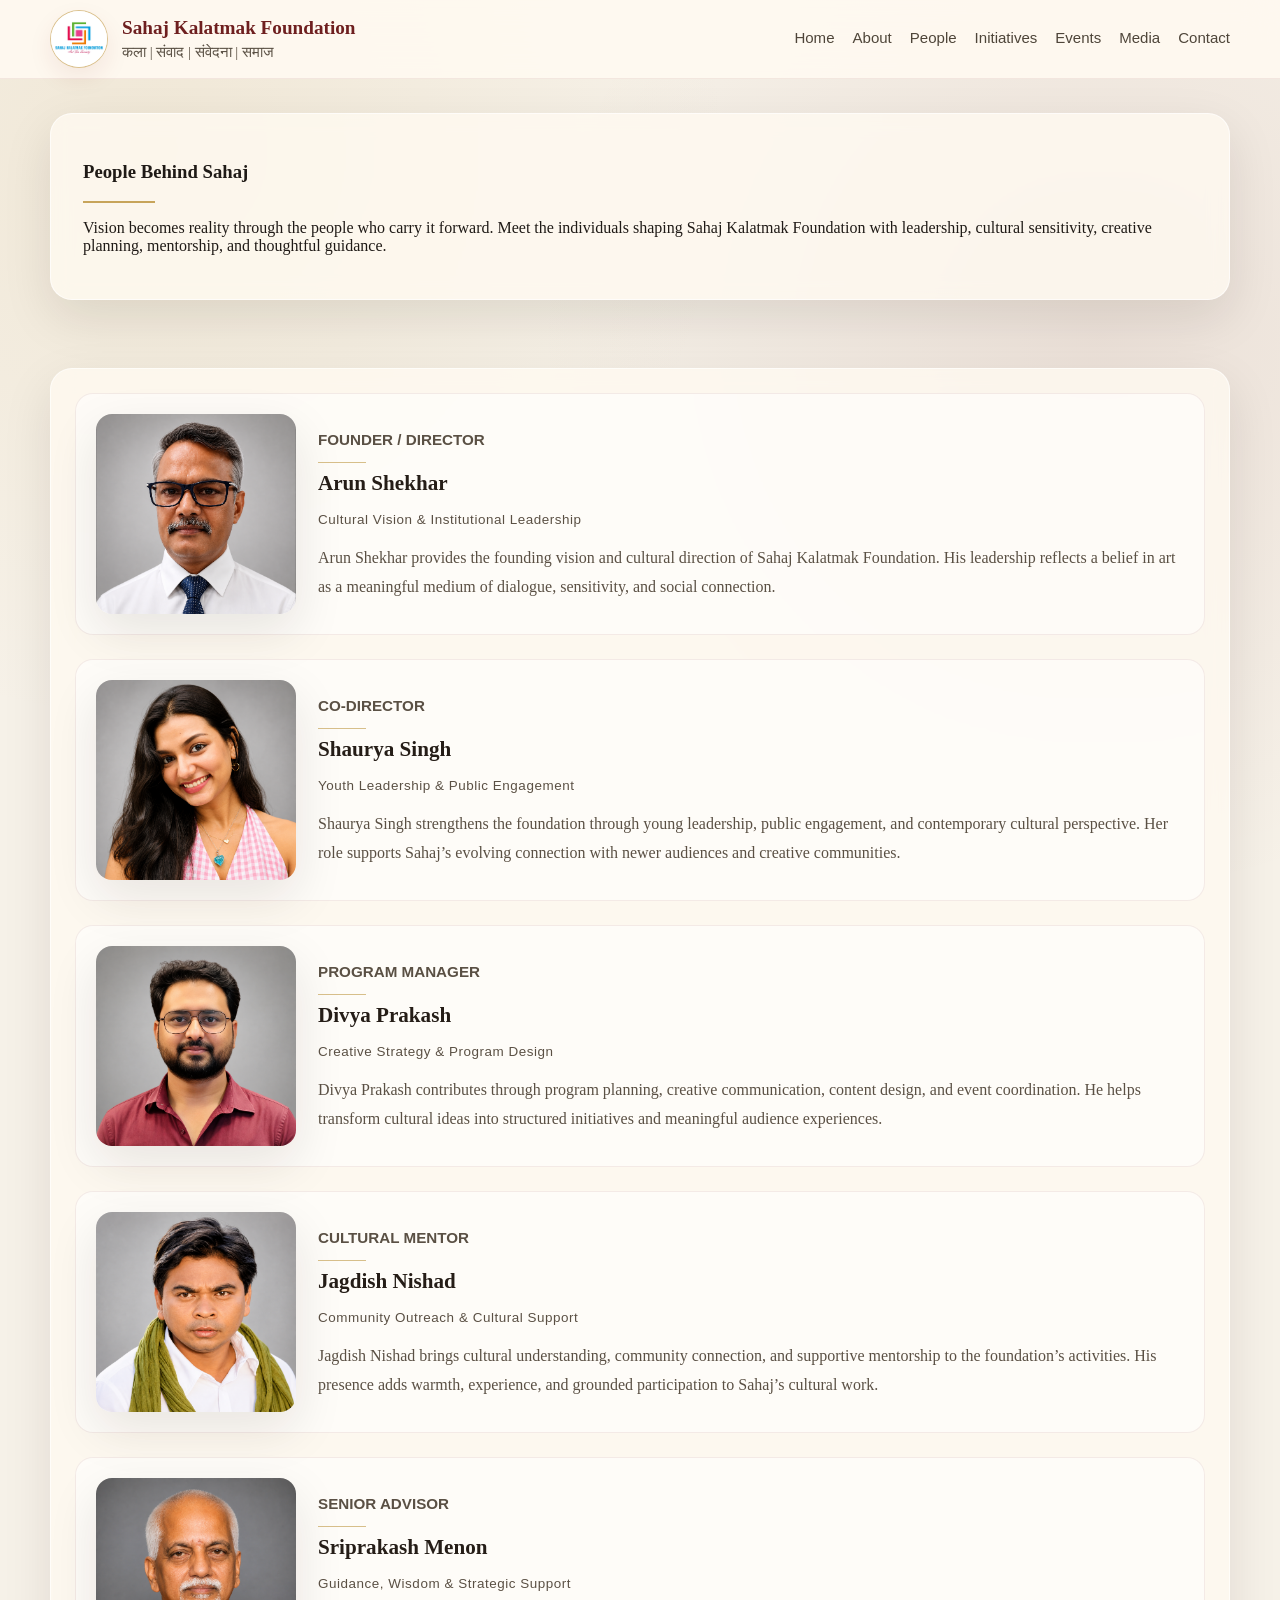
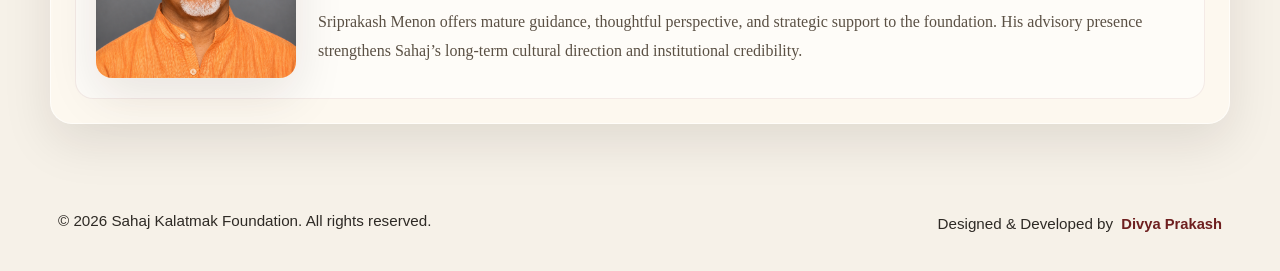
<file: people.html>
<!DOCTYPE html>
<html lang="en">
<head>
  <meta charset="UTF-8" />
  <meta name="viewport" content="width=device-width, initial-scale=1.0" />

  <title>People | Sahaj Kalatmak Foundation</title>
  <meta
    name="description"
    content="Meet the people behind Sahaj Kalatmak Foundation — the leadership, program team, mentors, and advisors shaping its cultural vision and public engagement."
  />

  <link rel="icon" type="image/png" href="assets/images/common/favicon.png" />
  <link rel="stylesheet" href="assets/css/variables.css" />
  <link rel="stylesheet" href="assets/css/style.css" />
  <link rel="stylesheet" href="assets/css/responsive.css" />
</head>

<body>
  <header class="site-header">
    <div class="wrap nav">
      <a href="index.html" class="brand" aria-label="Sahaj Kalatmak Foundation Home">
        <div class="brand__logo">
          <img src="assets/images/logo/sahaj-logo.jpg" alt="Sahaj Kalatmak Foundation logo" />
        </div>
        <div class="brand__text">
          <h1>Sahaj Kalatmak Foundation</h1>
          <p>कला | संवाद | संवेदना | समाज</p>
        </div>
      </a>

      <nav class="nav__menu" aria-label="Primary navigation">
        <a href="index.html#home">Home</a>
        <a href="index.html#about">About</a>
        <a href="people.html">People</a>
        <a href="index.html#initiatives">Initiatives</a>
        <a href="index.html#events">Events</a>
        <a href="index.html#media">Media</a>
        <a href="index.html#contact">Contact</a>
      </nav>
    </div>
  </header>

  <main>
    <section class="section">
      <div class="wrap">
        <div class="card page-intro-card">
          <h3>People Behind Sahaj</h3>
          <div class="divider"></div>
          <p>
            Vision becomes reality through the people who carry it forward. Meet the individuals
            shaping Sahaj Kalatmak Foundation with leadership, cultural sensitivity, creative planning,
            mentorship, and thoughtful guidance.
          </p>
        </div>
      </div>
    </section>

    <section class="section">
      <div class="wrap">
        <div class="people-frame">

          <article class="people-card people-anchor" id="arun-shekhar">
            <div class="people-card__image" style="background-image:url('assets/images/people/peopleImage1.png');"></div>
            <div class="people-card__content">
              <p class="people-role">FOUNDER / DIRECTOR</p>
              <h3>Arun Shekhar</h3>
              <p class="people-subtitle">Cultural Vision &amp; Institutional Leadership</p>
              <p>
                Arun Shekhar provides the founding vision and cultural direction of Sahaj Kalatmak Foundation.
                His leadership reflects a belief in art as a meaningful medium of dialogue, sensitivity, and social connection.
              </p>
            </div>
          </article>

          <article class="people-card people-anchor" id="shaurya-singh">
            <div class="people-card__image" style="background-image:url('assets/images/people/peopleImage2.png');"></div>
            <div class="people-card__content">
              <p class="people-role">CO-DIRECTOR</p>
              <h3>Shaurya Singh</h3>
              <p class="people-subtitle">Youth Leadership &amp; Public Engagement</p>
              <p>
                Shaurya Singh strengthens the foundation through young leadership, public engagement, and contemporary cultural perspective.
                Her role supports Sahaj’s evolving connection with newer audiences and creative communities.
              </p>
            </div>
          </article>

          <article class="people-card people-anchor" id="divya-prakash">
            <div class="people-card__image" style="background-image:url('assets/images/people/peopleImage3.png');"></div>
            <div class="people-card__content">
              <p class="people-role">PROGRAM MANAGER</p>
              <h3>Divya Prakash</h3>
              <p class="people-subtitle">Creative Strategy &amp; Program Design</p>
              <p>
                Divya Prakash contributes through program planning, creative communication, content design, and event coordination.
                He helps transform cultural ideas into structured initiatives and meaningful audience experiences.
              </p>
            </div>
          </article>

          <article class="people-card people-anchor" id="jagdish-nishad">
            <div class="people-card__image" style="background-image:url('assets/images/people/peopleImage4.png');"></div>
            <div class="people-card__content">
              <p class="people-role">CULTURAL MENTOR</p>
              <h3>Jagdish Nishad</h3>
              <p class="people-subtitle">Community Outreach &amp; Cultural Support</p>
              <p>
                Jagdish Nishad brings cultural understanding, community connection, and supportive mentorship to the foundation’s activities.
                His presence adds warmth, experience, and grounded participation to Sahaj’s cultural work.
              </p>
            </div>
          </article>

          <article class="people-card people-anchor" id="sriprakash-menon">
            <div class="people-card__image" style="background-image:url('assets/images/people/peopleImage5.png');"></div>
            <div class="people-card__content">
              <p class="people-role">SENIOR ADVISOR</p>
              <h3>Sriprakash Menon</h3>
              <p class="people-subtitle">Guidance, Wisdom &amp; Strategic Support</p>
              <p>
                Sriprakash Menon offers mature guidance, thoughtful perspective, and strategic support to the foundation.
                His advisory presence strengthens Sahaj’s long-term cultural direction and institutional credibility.
              </p>
            </div>
          </article>

        </div>
      </div>
    </section>
  </main>

  <footer class="footer">
    <div class="wrap">
      <div class="footer-bottom">
        <div class="divider-line"></div>
        <div class="copyright">
          © <span data-year></span> Sahaj Kalatmak Foundation. All rights reserved.
        </div>
        <div class="developer-credit">
          Designed &amp; Developed by
          <a href="https://instagram.com/authordivyaprakashdivya" target="_blank" class="dev-name" rel="noopener noreferrer">Divya Prakash</a>
        </div>
      </div>
    </div>
  </footer>

  <script src="assets/js/main.js"></script>
</body>
</html>
</file>
<file: assets/css/variables.css>
:root {
  --bg: #f6f1e8;
  --surface: rgba(255, 253, 248, 0.9);
  --surface-strong: #fffdf8;
  --text: #1f1a16;
  --muted: #5a5044;
  --maroon: #6e1f1f;
  --gold: #c7a45a;
  --gold-soft: #e7d7ad;
  --charcoal: #2b2520;
  --line: rgba(110, 31, 31, 0.12);
  --shadow: 0 18px 50px rgba(28, 20, 12, 0.10);
  --radius: 22px;
  --max: 1180px;

  /* brand accents from logo for controlled highlights */
  --brand-blue: #1699d3;
  --brand-pink: #e43b8f;
  --brand-green: #5ab52c;
  --brand-orange: #f28705;
}
</file>
<file: assets/css/style.css>
/* =========================================================
   Base / Global
   ========================================================= */

* { box-sizing: border-box; }

:root {
  --anchor-offset: 90px;
}

html {
  scroll-behavior: smooth;
  scroll-padding-top: var(--anchor-offset);
}

section[id] {
  scroll-margin-top: var(--anchor-offset);
}

body {
  margin: 0;
  font-family: Georgia, "Times New Roman", serif;
  color: var(--text);
  background:
    radial-gradient(circle at 12% 8%, rgba(199,164,90,0.12), transparent 28%),
    radial-gradient(circle at 86% 18%, rgba(110,31,31,0.08), transparent 30%),
    #f6f1e8;
  opacity: 0;
  transition: opacity 0.35s ease;
}

body.page-ready { opacity: 1; }
body.page-exit { opacity: 0; }

img {
  max-width: 100%;
  display: block;
}

a {
  color: inherit;
  text-decoration: none;
}

.wrap {
  width: min(calc(100% - 32px), var(--max));
  margin: 0 auto;
}

/* =========================================================
   Header / Navigation
   ========================================================= */

.site-header {
  position: sticky;
  top: 0;
  z-index: 100;
  backdrop-filter: blur(16px);
  background: rgba(255,250,241,0.9);
  border-bottom: 1px solid rgba(110,31,31,0.08);
  transition: background 0.3s ease, box-shadow 0.3s ease, backdrop-filter 0.3s ease;
}

.site-header.is-scrolled {
  background: rgba(255,250,241,0.96);
  box-shadow: 0 10px 24px rgba(35,26,18,0.08);
  backdrop-filter: blur(20px);
}

.nav {
  min-height: 78px;
  display: flex;
  align-items: center;
  justify-content: space-between;
  gap: 16px;
}

.brand {
  display: flex;
  align-items: center;
  gap: 14px;
  min-width: 0;
}

.brand__logo {
  width: 58px;
  height: 58px;
  border-radius: 50%;
  background: #fffaf1;
  display: grid;
  place-items: center;
  overflow: hidden;
  flex: 0 0 auto;
  border: 1px solid rgba(199,164,90,0.65);
  box-shadow: 0 10px 25px rgba(122,31,31,0.08);
}

.brand__logo img {
  width: 100%;
  height: 100%;
  object-fit: cover;
}

.brand__text h1 {
  margin: 0;
  color: var(--maroon);
  font-size: clamp(1.08rem, 1.5vw, 1.34rem);
  line-height: 1.15;
}

.brand__text p {
  margin: 4px 0 0;
  color: var(--muted);
  font-size: 0.92rem;
  white-space: nowrap;
  overflow: hidden;
  text-overflow: ellipsis;
}

.nav__menu {
  display: flex;
  flex-wrap: wrap;
  justify-content: flex-end;
  gap: 18px;
  font-family: Arial, Helvetica, sans-serif;
  font-size: 0.94rem;
  color: #4e4539;
}

.nav__menu a {
  position: relative;
  padding-bottom: 4px;
}

.nav__menu a::after {
  content: "";
  position: absolute;
  left: 0;
  bottom: 0;
  width: 0;
  height: 2px;
  background: var(--gold);
  transition: width 0.28s ease;
}

.nav__menu a:hover::after,
.nav__menu a:focus::after {
  width: 100%;
}

/* =========================================================
   Hamburger Button
   ========================================================= */

.nav-toggle {
  display: none;
  width: 42px;
  height: 42px;
  border: none;
  background: transparent;
  cursor: pointer;
  padding: 0;
  flex: 0 0 auto;
}

.nav-toggle span {
  display: block;
  width: 24px;
  height: 2px;
  margin: 5px auto;
  background: var(--maroon);
  border-radius: 2px;
  transition: all 0.25s ease;
}

.nav-toggle:focus {
  outline: 2px solid rgba(110,31,31,0.15);
  outline-offset: 2px;
  border-radius: 6px;
}

/* =========================================================
   Hero
   ========================================================= */

.hero {
  padding: 70px 0 30px;
  position: relative;
  overflow: hidden;
}

.hero::before {
  content: "";
  position: absolute;
  left: 0;
  top: 0;
  width: 46%;
  height: 100%;
  background:
    linear-gradient(90deg, rgba(246,241,232,0.78), rgba(246,241,232,0.96)),
    url('../images/hero/hero-main.jpg') center / cover no-repeat;
  opacity: 0.38;
  filter: saturate(0.8) sepia(0.18);
  pointer-events: none;
}

.hero__grid {
  display: grid;
  grid-template-columns: 1.28fr 0.82fr;
  gap: 34px;
  align-items: center;
  position: relative;
  z-index: 1;
}

.hero__content {
  padding: 48px 44px;
  overflow: hidden;
  position: relative;
}

.hero__content::before {
  content: "";
  position: absolute;
  right: -70px;
  top: -70px;
  width: 300px;
  height: 300px;
  background: radial-gradient(circle, rgba(199,164,90,0.25), transparent 70%);
}

.eyebrow {
  display: inline-flex;
  align-items: center;
  gap: 10px;
  color: var(--maroon);
  margin-bottom: 16px;
  font-family: Arial, Helvetica, sans-serif;
  text-transform: uppercase;
  letter-spacing: 0.14em;
  font-size: 0.75rem;
  position: relative;
  z-index: 1;
}

.eyebrow::before {
  content: "";
  width: 34px;
  height: 2px;
  background: var(--gold);
}

.hero h2 {
  margin: 0;
  max-width: 680px;
  font-size: clamp(2.45rem, 4.8vw, 4.85rem);
  line-height: 0.98;
  letter-spacing: -0.035em;
  color: #221c15;
  position: relative;
  z-index: 1;
}

.hero-kicker {
  margin: 14px 0 0;
  color: #b07d2b;
  font-family: Georgia, "Times New Roman", serif;
  font-size: clamp(1.3rem, 2.3vw, 2rem);
  font-style: italic;
  letter-spacing: 0.02em;
  text-transform: none;
  position: relative;
  z-index: 1;
}

.hero__subtitle {
  margin: 22px 0 0;
  font-size: clamp(1.06rem, 1.5vw, 1.28rem);
  color: var(--maroon);
  position: relative;
  z-index: 1;
}

.hero__intro {
  margin: 22px 0 0;
  max-width: 720px;
  color: #42392e;
  font-size: 1.03rem;
  line-height: 1.78;
  position: relative;
  z-index: 1;
}

/* =========================================================
   Identity Panel / Logo Placement
   ========================================================= */

.panel {
  padding: 30px;
}

.identity-panel {
  text-align: center;
  padding: 32px 28px;
  border: 1px solid rgba(199,164,90,0.32);
  background:
    radial-gradient(circle at 50% 0%, rgba(199,164,90,0.16), transparent 35%),
    rgba(255,250,241,0.82);
}

.identity-logo {
  width: min(230px, 75%);
  margin: 0 auto 18px;
}

.identity-logo img {
  width: 100%;
  height: auto;
  object-fit: contain;
  mix-blend-mode: multiply;
}

.ornament-line {
  display: flex;
  align-items: center;
  justify-content: center;
  gap: 10px;
  margin: 4px auto 24px;
  color: var(--gold);
}

.ornament-line::before,
.ornament-line::after {
  content: "";
  width: 88px;
  height: 1px;
  background: linear-gradient(to right, transparent, rgba(199,164,90,0.85));
}

.ornament-line::after {
  background: linear-gradient(to left, transparent, rgba(199,164,90,0.85));
}

.ornament-line span {
  width: 8px;
  height: 8px;
  background: var(--gold);
  transform: rotate(45deg);
  display: inline-block;
}

.panel h3,
.section__head h3 {
  margin: 0;
  color: #241d15;
  font-size: 1.55rem;
}

.panel p {
  margin: 14px auto 0;
  color: var(--muted);
  line-height: 1.75;
  max-width: 420px;
}

.value-list {
  display: grid;
  gap: 12px;
  margin-top: 20px;
  font-family: Arial, Helvetica, sans-serif;
}

.value-list--chips {
  grid-template-columns: repeat(2, minmax(0, 1fr));
}

.value-pill {
  padding: 12px 14px;
  text-align: center;
  border-radius: 999px;
  color: #4e4030;
  font-size: 0.92rem;
  background: linear-gradient(90deg, rgba(199,164,90,0.16), rgba(110,31,31,0.06));
  border: 1px solid rgba(199,164,90,0.22);
}

.value-pill span {
  margin-right: 6px;
}

/* =========================================================
   Trust Bar / Impact Strip
   ========================================================= */

.trust-bar {
  margin-top: 26px;
  padding: 13px 16px;
  display: inline-flex;
  flex-wrap: wrap;
  align-items: center;
  gap: 10px;
  border-radius: 999px;
  background: rgba(255,255,255,0.62);
  border: 1px solid rgba(199,164,90,0.32);
  color: #5a4b38;
  font-family: Arial, Helvetica, sans-serif;
  font-size: 0.88rem;
  line-height: 1.45;
  position: relative;
  z-index: 1;
}

.impact-section {
  padding-top: 10px;
}

.impact-strip {
  display: grid;
  grid-template-columns: repeat(3, 1fr);
  gap: 0;
  overflow: hidden;
}

.impact-strip > div {
  padding: 24px 28px;
  border-right: 1px solid rgba(110,31,31,0.08);
}

.impact-strip > div:last-child {
  border-right: none;
}

.impact-strip strong {
  display: block;
  color: var(--maroon);
  font-size: 1.08rem;
  margin-bottom: 8px;
}

.impact-strip span {
  display: block;
  color: var(--muted);
  font-family: Arial, Helvetica, sans-serif;
  font-size: 0.93rem;
  line-height: 1.65;
}

/* =========================================================
   Shared Cards / Buttons
   ========================================================= */

.card {
  background: rgba(255,250,241,0.78);
  border: 1px solid rgba(255,255,255,0.66);
  border-radius: var(--radius);
  box-shadow: var(--shadow);
  backdrop-filter: blur(10px);
  transition: transform 0.28s ease, box-shadow 0.28s ease, border-color 0.28s ease;
}

.card:hover {
  transform: translateY(-4px);
  box-shadow: 0 18px 38px rgba(31,20,10,0.12);
}

.button-row {
  display: flex;
  flex-wrap: wrap;
  gap: 14px;
  margin-top: 28px;
  position: relative;
  z-index: 1;
}

.btn {
  display: inline-flex;
  align-items: center;
  justify-content: center;
  min-height: 46px;
  padding: 0 22px;
  border-radius: 999px;
  font-family: Arial, Helvetica, sans-serif;
  font-size: 0.94rem;
  transition: transform 0.22s ease, box-shadow 0.22s ease, background 0.22s ease, color 0.22s ease;
}

.btn:hover {
  transform: translateY(-2px);
  box-shadow: 0 12px 22px rgba(31,20,10,0.12);
}

.btn--primary {
  background: var(--maroon);
  color: #fff;
}

.btn--secondary {
  color: var(--maroon);
  background: rgba(255,255,255,0.62);
  border: 1px solid rgba(110,31,31,0.18);
}

/* =========================================================
   Section Headings
   ========================================================= */

.section {
  padding: 34px 0;
}

.section__head {
  display: flex;
  justify-content: space-between;
  align-items: end;
  gap: 20px;
  margin-bottom: 22px;
}

.section__head p {
  max-width: 760px;
  margin: 10px 0 0;
  color: var(--muted);
  line-height: 1.75;
}

.divider {
  width: 72px;
  height: 2px;
  margin-top: 14px;
  background: var(--gold);
}

/* =========================================================
   Grid Helpers
   ========================================================= */

.grid-2 {
  display: grid;
  grid-template-columns: 1.12fr 0.88fr;
  gap: 24px;
}

.grid-3 {
  display: grid;
  grid-template-columns: repeat(3, 1fr);
  gap: 18px;
}

.grid-4 {
  display: grid;
  grid-template-columns: repeat(4, 1fr);
  gap: 18px;
}

/* =========================================================
   About
   ========================================================= */

.about-card,
.side-card {
  padding: 32px;
}

.about-card p,
.side-card p,
.side-card li {
  color: var(--muted);
  line-height: 1.85;
}

.side-card ul {
  margin: 14px 0 0;
  padding-left: 18px;
}

/* =========================================================
   Feature Cards
   ========================================================= */

.feature-card {
  padding: 26px 22px;
}

.feature-card__icon {
  width: 48px;
  height: 48px;
  margin-bottom: 16px;
  display: grid;
  place-items: center;
  border-radius: 16px;
  background: linear-gradient(180deg, rgba(199,164,90,0.22), rgba(110,31,31,0.08));
  color: var(--maroon);
  font-size: 1.25rem;
}

.feature-card h4,
.content-card h4 {
  margin: 0;
  color: #251d17;
  font-size: 1.2rem;
}

.feature-card p,
.content-card p {
  margin: 12px 0 0;
  color: var(--muted);
  line-height: 1.72;
  font-size: 0.97rem;
}

/* =========================================================
   Content Cards
   ========================================================= */

.content-card {
  overflow: hidden;
}

.content-card__thumb {
  aspect-ratio: 16 / 10;
  background-size: cover;
  background-position: center;
  transition: transform 0.5s ease;
}

.content-card__body {
  padding: 22px;
}

.content-card small {
  display: inline-block;
  margin-bottom: 10px;
  color: var(--maroon);
  font-family: Arial, Helvetica, sans-serif;
  text-transform: uppercase;
  letter-spacing: 0.12em;
}

.content-card:hover .content-card__thumb {
  transform: scale(1.05);
}

/* =========================================================
   Quote Band
   ========================================================= */

.quote-band {
  margin-top: 22px;
  padding: 30px;
  border-radius: var(--radius);
  color: #fff9ef;
  box-shadow: var(--shadow);
  background: linear-gradient(135deg, rgba(110,31,31,0.95), rgba(49,21,21,0.95));
}

.quote-band p {
  margin: 0;
  text-align: center;
  font-size: 1.28rem;
  line-height: 1.75;
}

/* =========================================================
   Contact Section
   ========================================================= */

.contact-list {
  list-style: none;
  padding: 0;
  margin: 14px 0 0;
}

.contact-list li {
  margin-bottom: 10px;
  color: var(--muted);
  font-family: inherit;
  font-size: 0.97rem;
  font-weight: 400;
  line-height: 1.72;
}

.contact-link,
.email-link {
  color: var(--maroon);
  font-family: inherit;
  font-size: 0.94rem;
  font-weight: 400;
  text-decoration: underline;
  text-underline-offset: 2px;
  text-decoration-thickness: 1px;
  overflow-wrap: anywhere;
  word-break: normal;
  cursor: pointer;
  transition: opacity 0.2s ease;
}

.contact-link:hover,
.email-link:hover,
.contact-link:focus,
.email-link:focus {
  opacity: 0.78;
}

.contact-link:focus,
.email-link:focus {
  outline: 2px solid rgba(110,31,31,0.10);
  outline-offset: 2px;
  border-radius: 4px;
}

/* =========================================================
   Premium Footer
   ========================================================= */

.footer {
  margin-top: 40px;
  padding-bottom: 34px;
}

.footer__grid {
  display: grid;
  grid-template-columns: 1.22fr 0.7fr 0.9fr 1.05fr;
  gap: 34px;
  padding: 36px 36px 30px;
  border-radius: var(--radius);
  box-shadow: 0 26px 58px rgba(30,12,12,0.20);
  background:
    radial-gradient(circle at 12% 12%, rgba(199,164,90,0.18), transparent 30%),
    linear-gradient(135deg, rgba(76,22,22,0.98), rgba(24,11,10,0.98));
  color: #f7efdf;
  border: 1px solid rgba(199,164,90,0.20);
}

.footer-logo-row {
  width: 132px;
  margin-bottom: 14px;
}

.footer-logo-row img {
  width: 100%;
  height: auto;
  object-fit: contain;
  mix-blend-mode: screen;
  filter: brightness(1.05) contrast(1.05);
}

.footer h4 {
  margin: 0 0 12px;
  color: #fff;
  font-size: 1.22rem;
}

.footer-brand-block h4 {
  font-size: 1.52rem;
  line-height: 1.16;
}

.footer-tagline {
  color: #d8b25f !important;
  font-weight: 600;
}

.footer-ornament {
  width: 210px;
  height: 1px;
  margin: 18px 0;
  background: linear-gradient(to right, rgba(199,164,90,0.8), transparent);
  position: relative;
}

.footer-ornament::after {
  content: "";
  position: absolute;
  left: 112px;
  top: -4px;
  width: 8px;
  height: 8px;
  background: var(--gold);
  transform: rotate(45deg);
}

.footer p,
.footer li,
.footer a {
  color: #eadfc7;
  line-height: 1.7;
  font-size: 0.92rem;
  font-family: Arial, Helvetica, sans-serif;
}

.footer__list {
  list-style: none;
  padding: 0;
  margin: 0;
  display: grid;
  gap: 8px;
}

.footer__list li::before {
  content: "›";
  color: var(--gold);
  margin-right: 8px;
}

.footer-contact-list li::before {
  content: "";
  margin-right: 0;
}

.footer__list a {
  transition: color 0.25s ease, transform 0.25s ease;
}

.footer__list a:hover {
  color: #fff;
}

.footer-social-icons {
  display: flex;
  gap: 12px;
  margin-top: 18px;
  flex-wrap: wrap;
}

.footer-social-icons a {
  width: 36px;
  height: 36px;
  display: inline-flex;
  align-items: center;
  justify-content: center;
  border-radius: 50%;
  border: 1px solid rgba(199,164,90,0.72);
  color: #e7c374;
  font-weight: 700;
  transition: transform 0.25s ease, background 0.25s ease;
}

.footer-social-icons a:hover {
  transform: translateY(-2px);
  background: rgba(199,164,90,0.12);
}

.social-dot {
  width: 8px;
  height: 8px;
  border-radius: 50%;
  background: var(--gold);
}

.footer-bottom {
  display: flex;
  justify-content: space-between;
  gap: 16px;
  text-align: left;
  margin-top: 0;
  padding: 14px 8px 0;
  color: #2e2a25;
}

.divider-line {
  display: none;
}

.copyright,
.developer-credit {
  color: #2e2a25;
  font-size: 0.95rem;
  font-weight: 500;
  font-family: Arial, Helvetica, sans-serif;
}

.footer-bottom .dev-name {
  color: var(--maroon) !important;
  font-weight: 600;
  text-decoration: none;
  margin-left: 4px;
}

.footer-bottom .dev-name:hover {
  opacity: 0.8;
}

/* =========================================================
   Animation Layer
   ========================================================= */

.reveal {
  opacity: 0;
  transform: translateY(28px);
  transition: opacity 0.8s ease, transform 0.8s ease;
  will-change: opacity, transform;
}

.reveal.is-visible {
  opacity: 1;
  transform: translateY(0);
}

.delay-1 { transition-delay: 0.08s; }
.delay-2 { transition-delay: 0.16s; }
.delay-3 { transition-delay: 0.24s; }
.delay-4 { transition-delay: 0.32s; }

.feature-card,
.content-card {
  transition: transform 0.28s ease, box-shadow 0.28s ease, border-color 0.28s ease;
}

.feature-card:hover,
.content-card:hover {
  transform: translateY(-4px);
  box-shadow: 0 18px 38px rgba(31,20,10,0.12);
}

@media (prefers-reduced-motion: reduce) {
  body,
  .reveal,
  .reveal.is-visible,
  .card,
  .feature-card,
  .content-card,
  .content-card__thumb,
  .btn,
  .site-header,
  .footer-social-icons a {
    transition: none !important;
    transform: none !important;
    opacity: 1 !important;
  }
}

/* =========================================================
   Homepage People Strip
   ========================================================= */

.people-row {
  display: grid;
  grid-template-columns: repeat(5, minmax(0, 1fr));
  gap: 18px;
  align-items: start;
}

#people .content-card {
  height: 100%;
}

#people .content-card__thumb {
  width: 100%;
  aspect-ratio: 1 / 1;
  background-size: cover;
  background-color: #f4f0e8;
  background-position: center;
  background-repeat: no-repeat;
  border-top-left-radius: var(--radius);
  border-top-right-radius: var(--radius);
}

#people .content-card__body {
  padding: 18px 18px 20px;
}

#people .content-card__body h4 {
  margin: 0;
}

#people .content-card__body p {
  margin: 10px 0 0;
  line-height: 1.65;
}

/* =========================================================
   People Page
   ========================================================= */

.page-intro-card {
  padding: 28px 32px;
}

.people-frame {
  background: rgba(255,250,241,0.78);
  border: 1px solid rgba(255,255,255,0.6);
  border-radius: var(--radius);
  box-shadow: var(--shadow);
  backdrop-filter: blur(10px);
  padding: 24px;
  display: grid;
  gap: 24px;
}

.people-card {
  display: grid;
  grid-template-columns: 200px 1fr;
  gap: 22px;
  align-items: start;
  padding: 20px;
  border-radius: 18px;
  background: rgba(255,255,255,0.55);
  border: 1px solid rgba(110,31,31,0.08);
  scroll-margin-top: var(--anchor-offset);
}

.people-card__image {
  width: 100%;
  aspect-ratio: 1 / 1;
  background-size: cover;
  background-position: center;
  background-repeat: no-repeat;
  border-radius: 16px;
  box-shadow: var(--shadow);
}

.people-card__content h3 {
  margin: 0;
  color: #251d17;
  font-size: 1.32rem;
}

.people-role {
  margin: 8px 0 0;
  color: var(--maroon);
  font-size: 0.95rem;
  font-family: Arial, Helvetica, sans-serif;
  font-weight: 600;
  position: relative;
  padding-bottom: 8px;
}

.people-role::after {
  content: "";
  display: block;
  width: 48px;
  height: 1.5px;
  margin-top: 8px;
  background: rgba(199,164,90,0.7);
}

.people-subtitle {
  margin: 6px 0 0;
  color: #7a6a55;
  font-size: 0.84rem;
  font-family: Arial, Helvetica, sans-serif;
  letter-spacing: 0.04em;
  line-height: 1.5;
}

.people-card__content p {
  margin: 12px 0 0;
  color: var(--muted);
  line-height: 1.8;
}

.people-anchor {
  scroll-margin-top: var(--anchor-offset);
}

/* =========================================================
   Responsive
   ========================================================= */

@media (max-width: 1100px) {
  .grid-4 {
    grid-template-columns: repeat(2, 1fr);
  }

  .people-row {
    grid-template-columns: repeat(3, minmax(0, 1fr));
  }

  .footer__grid {
    grid-template-columns: 1fr 1fr;
  }
}

@media (max-width: 900px) {
  :root {
    --anchor-offset: 88px;
  }

  .nav {
    position: relative;
    min-height: 74px;
  }

  .nav-toggle {
    display: block;
    margin-left: auto;
  }

  .nav__menu {
    display: none;
    position: absolute;
    top: 74px;
    right: 0;
    width: min(280px, calc(100vw - 24px));
    background: #fffaf1;
    border: 1px solid rgba(110,31,31,0.08);
    border-radius: 14px;
    padding: 14px;
    box-shadow: 0 18px 38px rgba(31,20,10,0.12);
    flex-direction: column;
    gap: 6px;
    z-index: 999;
  }

  .nav__menu.show {
    display: flex;
  }

  .nav__menu a {
    padding: 10px 8px;
    border-bottom: 1px solid rgba(0,0,0,0.04);
  }

  .nav__menu a:last-child {
    border-bottom: none;
  }

  .hero {
    padding: 46px 0 22px;
  }

  .hero::before {
    width: 100%;
    opacity: 0.22;
  }

  .hero__grid,
  .grid-2,
  .grid-3,
  .footer__grid,
  .impact-strip {
    grid-template-columns: 1fr;
  }

  .hero__content {
    padding: 42px 28px;
  }

  .section__head {
    align-items: flex-start;
    flex-direction: column;
  }

  .impact-strip > div {
    border-right: none;
    border-bottom: 1px solid rgba(110,31,31,0.08);
  }

  .impact-strip > div:last-child {
    border-bottom: none;
  }

  .people-card {
    grid-template-columns: 160px 1fr;
  }

  .footer-bottom {
    flex-direction: column;
    text-align: center;
    align-items: center;
  }
}

@media (max-width: 680px) {
  .wrap {
    width: min(calc(100% - 24px), var(--max));
  }

  .brand {
    gap: 10px;
  }

  .brand__logo {
    width: 50px;
    height: 50px;
  }

  .brand__text h1 {
    font-size: 1rem;
  }

  .brand__text p {
    font-size: 0.78rem;
  }

  .hero h2 {
    font-size: clamp(2.35rem, 12vw, 3.2rem);
  }

  .hero-kicker {
    font-size: 1.15rem;
    line-height: 1.4;
  }

  .hero__content {
    padding: 34px 22px;
  }

  .hero__intro {
    font-size: 0.96rem;
    line-height: 1.72;
  }

  .trust-bar {
    width: 100%;
    border-radius: 18px;
    justify-content: center;
    text-align: center;
    font-size: 0.82rem;
  }

  .button-row {
    flex-direction: column;
  }

  .btn {
    width: 100%;
  }

  .grid-4,
  .people-row,
  .value-list--chips {
    grid-template-columns: 1fr;
  }

  .about-card,
  .side-card,
  .page-intro-card,
  .footer__grid {
    padding: 24px 20px;
  }

  .content-card__body,
  .feature-card,
  .panel {
    padding: 22px 20px;
  }

  .quote-band {
    padding: 24px 18px;
  }

  .quote-band p {
    font-size: 1.08rem;
  }

  .contact-list li,
  .contact-link,
  .email-link {
    font-size: 0.9rem;
    line-height: 1.65;
  }

  .people-card {
    grid-template-columns: 1fr;
  }

  .people-card__image {
    max-width: 220px;
  }

  .identity-logo {
    width: min(210px, 84%);
  }
}

@media (max-width: 420px) {
  .hero__content {
    padding: 30px 18px;
  }

  .hero__subtitle {
    font-size: 1rem;
  }

  .section {
    padding: 28px 0;
  }

  .section__head h3,
  .panel h3 {
    font-size: 1.34rem;
  }
}
</file>
<file: assets/css/responsive.css>
/* =========================================================
   Responsive Overrides
   Main responsive rules are handled inside style.css.
   This file is intentionally light to avoid conflicts.
   ========================================================= */
</file>
